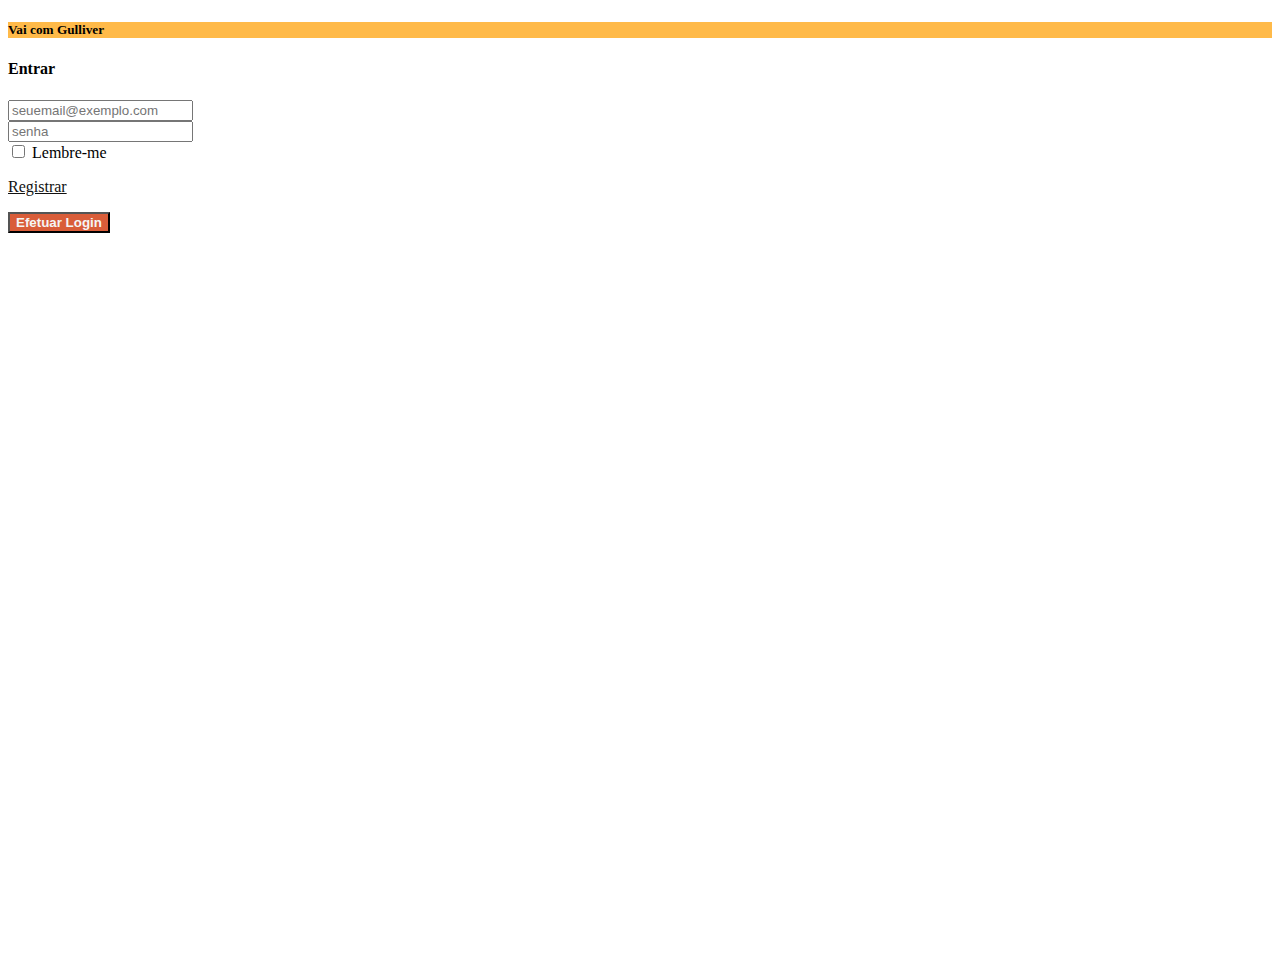
<file: index.html>
<!DOCTYPE html>
<html lang="pt-br">

<head>
  <meta charset="utf-8" />
  <meta name="viewport" content="width=device-width, initial-scale=1, shrink-to-fit=no" />
  <!-- Bootstrap CSS -->
  <link rel="stylesheet" href="https://cdn.jsdelivr.net/npm/bootstrap@4.6.0/dist/css/bootstrap.min.css"
    integrity="sha384-B0vP5xmATw1+K9KRQjQERJvTumQW0nPEzvF6L/Z6nronJ3oUOFUFpCjEUQouq2+l" crossorigin="anonymous" />

  <!-- font awesome  -->
  <link rel="stylesheet" href="https://use.fontawesome.com/releases/v5.7.2/css/all.css"
    integrity="sha384-fnmOCqbTlWIlj8LyTjo7mOUStjsKC4pOpQbqyi7RrhN7udi9RwhKkMHpvLbHG9Sr" crossorigin="anonymous" />

  <!-- Font Google -->
  <link rel="preconnect" href="https://fonts.googleapis.com" />
  <link rel="preconnect" href="https://fonts.gstatic.com" crossorigin />
  <link href="https://fonts.googleapis.com/css2?family=Source+Code+Pro:wght@300;400;500;700&display=swap"
    rel="stylesheet" />

  <!-- CSS -->
  <link rel="stylesheet" href="./css/styles.css" />
  <title>VaiComGulliver</title>
</head>

<body>
  <header class="fixed-top p-4 text-color login-header">
    <h5>Vai com Gulliver <span class="fas fa-paper-plane"></span></h5>
  </header>

  <div class="container-fluid">
    <div class="row d-flex justify-content-center align-items-center m-0" style="height: 100vh">
      <form action="home.html" method="get" id="login" autocomplete="off" class="bg-light border p-3 shadow">
        <div class="form-row">
          <h4 class="title my-3">Entrar</h4>
          <div class="col-12">
            <div class="input-group mb-3">
              <div class="input-group-prepend">
                <span class="input-group-text" id="basic-addon1"><i class="fas fa-user"></i></span>
              </div>
              <input name="username" type="text" value="" class="input form-control" id="username"
                placeholder="seuemail@exemplo.com" aria-label="Username" aria-describedby="basic-addon1" />
            </div>
          </div>
          <div class="col-12">
            <div class="input-group mb-3">
              <div class="input-group-prepend">
                <span class="input-group-text" id="basic-addon1"><i class="fas fa-lock"></i></span>
              </div>
              <input name="password" type="password" value="" class="input form-control" id="password"
                placeholder="senha" required="true" aria-label="password" aria-describedby="basic-addon1" />
              <div class="input-group-append">
                <span class="input-group-text" onclick="togglePasswordVisibility();">
                  <i class="fas fa-eye" id="show_eye"></i>
                  <i class="fas fa-eye-slash d-none" id="hide_eye"></i>
                </span>
              </div>
            </div>
          </div>
          <div class="col-6">
            <div class="form-group form-check text-left">
              <input type="checkbox" name="remember" class="form-check-input" id="remember_me" />
              <label class="form-check-label" for="remember_me">Lembre-me</label>
            </div>
          </div>
          <div class="col-sm-12 pt-3 text-right">
            <p><a href="#" class="text-second-color">Registrar</a></p>
          </div>
          <div class="col-12">
            <button type="submit" class="btn bg-green text-white" onclick="login(event)">
              Efetuar Login <span class="fas fa-paper-plane"></span>
            </button>
          </div>
        </div>
      </form>
    </div>
  </div>

  <script src="./js/showPassword.js"></script>
</body>

</html>
</file>
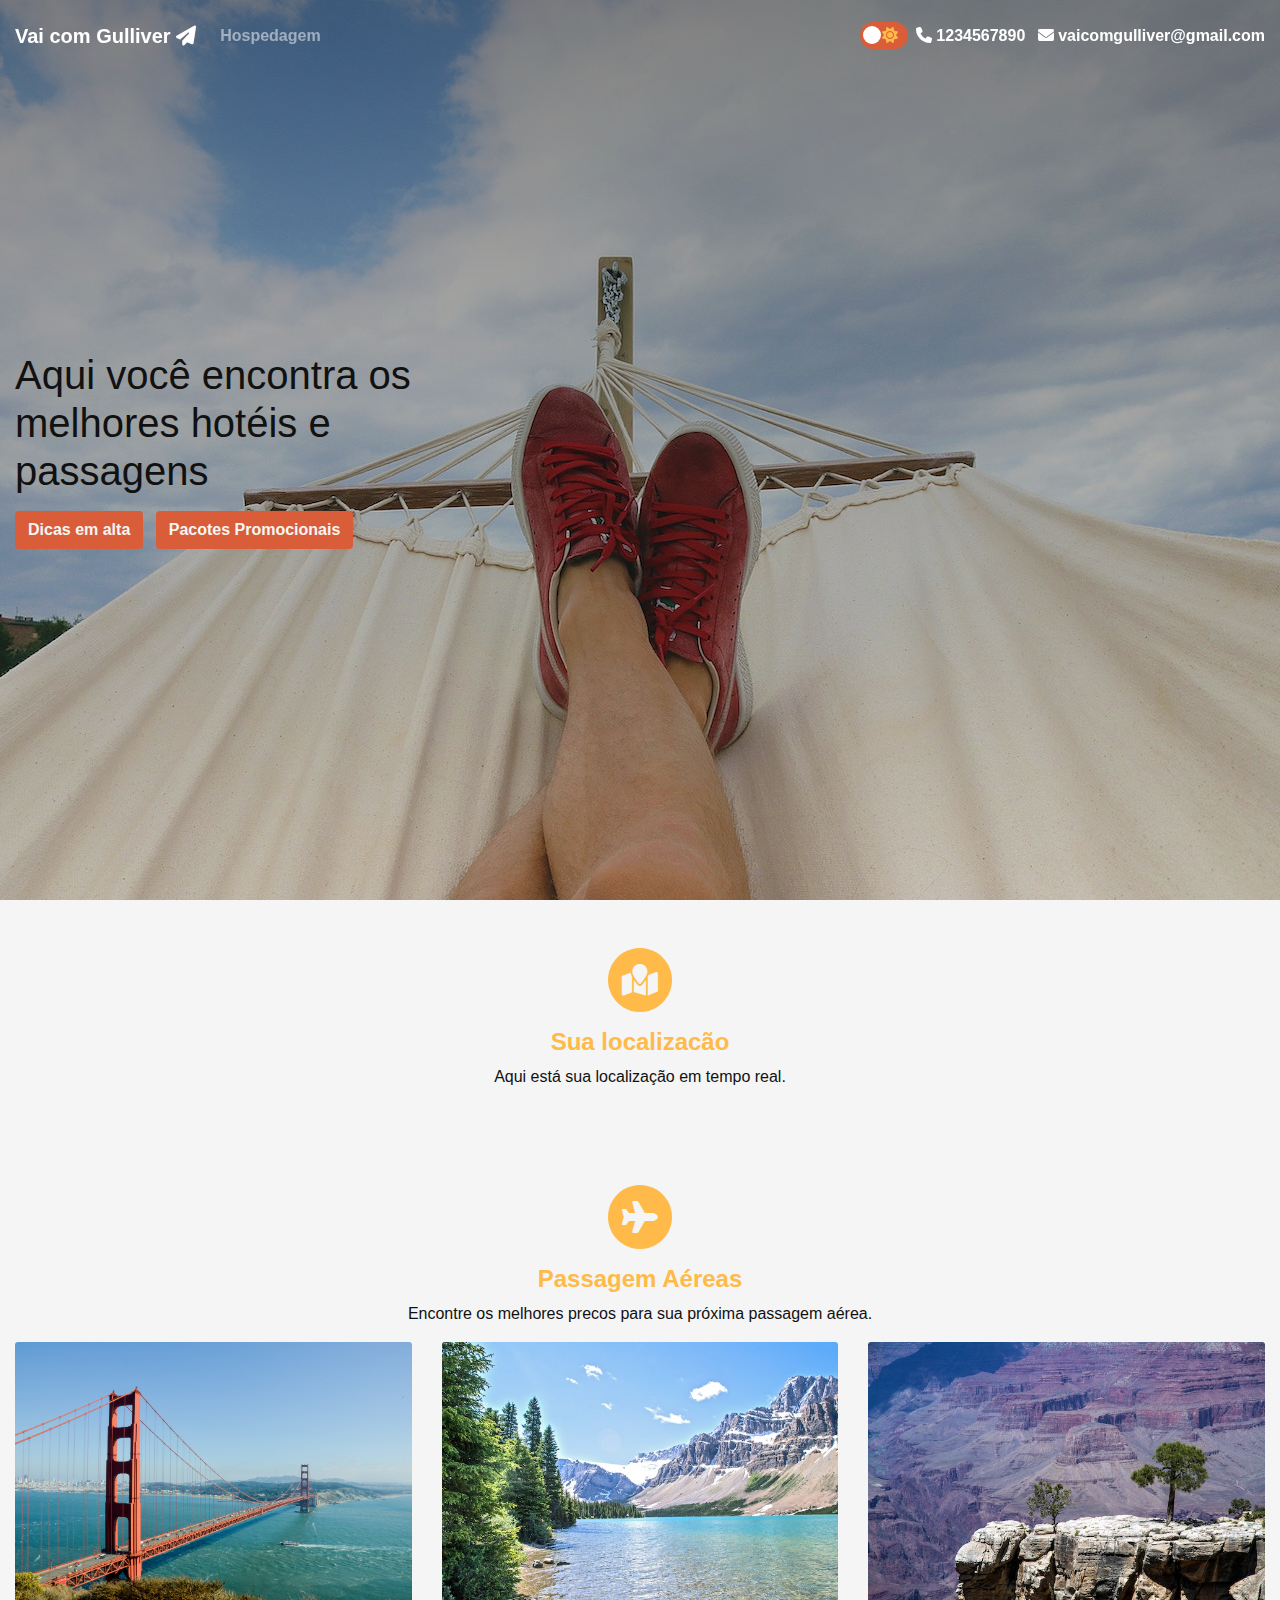
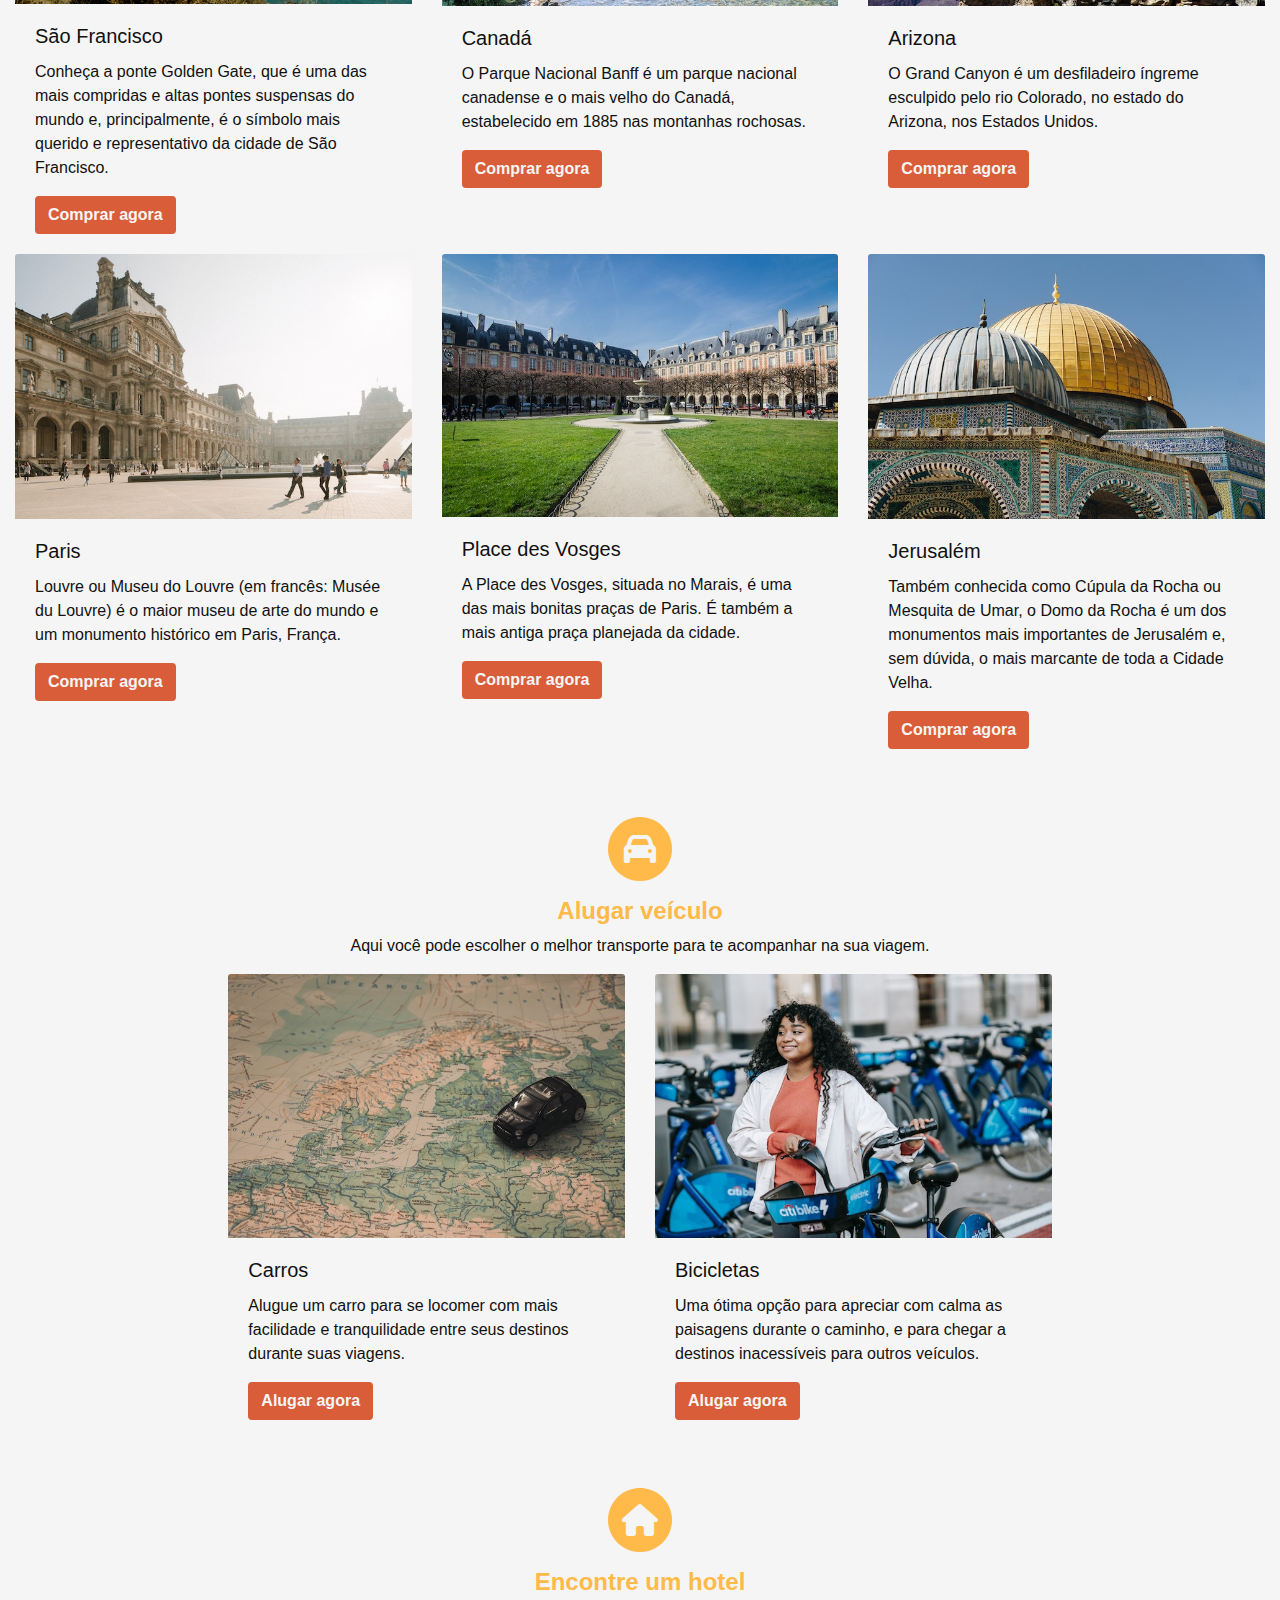
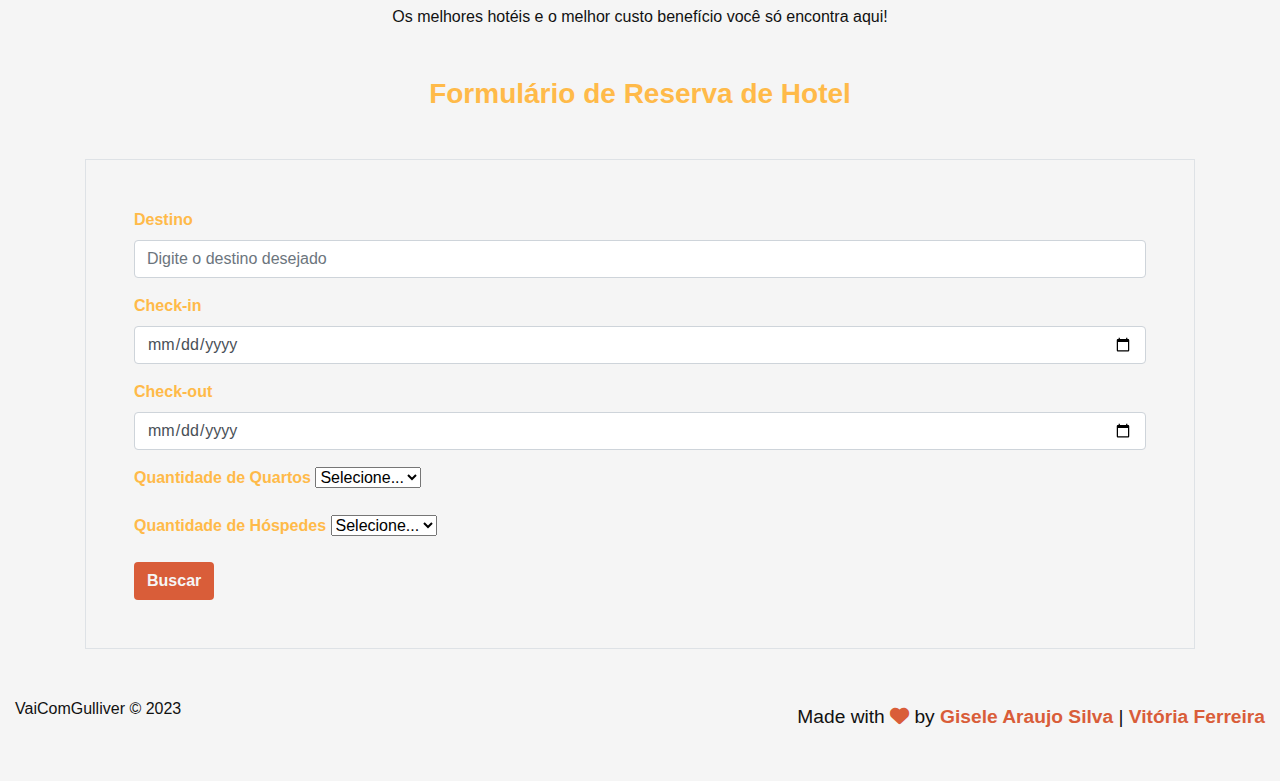
<file: accommodation.html>
<!DOCTYPE html>
<html lang="pt-BR">

<head>
  <meta charset="UTF-8" />
  <meta http-equiv="X-UA-Compatible" content="IE=edge" />
  <meta name="viewport" content="width=device-width, initial-scale=1.0" />

  <!-- font awesome  -->
  <link rel="stylesheet" href="https://cdnjs.cloudflare.com/ajax/libs/font-awesome/6.3.0/css/all.min.css" />

  <!-- Font Google -->
  <link rel="preconnect" href="https://fonts.googleapis.com" />
  <link rel="preconnect" href="https://fonts.gstatic.com" crossorigin />
  <link href="https://fonts.googleapis.com/css2?family=Source+Code+Pro:wght@300;400;500;700&display=swap"
    rel="stylesheet" />

  <!-- Bootstrap CSS -->
  <link rel="stylesheet" href="https://stackpath.bootstrapcdn.com/bootstrap/4.5.2/css/bootstrap.min.css" />

  <!-- CSS -->
  <link rel="stylesheet" href="./css/styles.css" />
  <title>VaiComGulliver <span class="fas fa-paper-plane"></span></title>
</head>

<body data-spy="scroll" data-target="#navbar" data-offset="72" class="position-relative bg-body" onload="loadMap()">
  <div vw class="enabled">
    <div vw-access-button class="active"></div>
    <div vw-plugin-wrapper>
      <div class="vw-plugin-top-wrapper"></div>
    </div>
  </div>
  <header class="fixed-top page-header bg-header">
    <div class="container-fluid container-fluid-max">
      <nav id="navbar" class="navbar navbar-expand-lg navbar-dark">
        <a class="navbar-brand" href="./home.html">Vai com Gulliver <span class="fas fa-paper-plane"></span></a>
        <button class="navbar-toggler" type="button" data-toggle="collapse" data-target="#navbarNav"
          aria-controls="navbarNav" aria-expanded="false" aria-label="Toggle navigation">
          <span class="navbar-toggler-icon"></span>
        </button>
        <div class="collapse navbar-collapse justify-content-lg-between" id="navbarNav">
          <ul class="navbar-nav">
            <li class="nav-item">
              <a class="nav-link" href="#hotel">Hospedagem</a>
            </li>
          </ul>
          <div class="text-white">
            <input type="checkbox" class="checkbox" id="chk" />
            <label class="label d-none d-xl-inline mr-2" for="chk">
              <i class="fas fa-moon"></i>
              <i class="fas fa-sun"></i>
              <div class="ball"></div>
            </label>
            <a href="" class="mr-2">
              <i class="fas fa-phone"></i>
              <div class="d-none d-xl-inline">1234567890</div>
            </a>
            <a href="">
              <i class="fas fa-envelope"></i>
              <div class="d-none d-xl-inline">vaicomgulliver@gmail.com</div>
            </a>
          </div>
        </div>
      </nav>
    </div>
  </header>

  <main>
    <section id="hotel" class="d-flex align-items-center position-relative vh-100 cover hero"
      style="background-image: url(./assets/images/vacation-two.jpg)">
      <div class="container-fluid container-fluid-max">
        <div class="row">
          <div class="col-12 col-md-8 col-lg-6 col-xl-5">
            <h1 class="text-second-color text-mobile">
              Aqui você encontra os melhores hotéis e passagens
            </h1>
            <div class="mt-3">
              <a class="btn bg-second-color text-third-color mr-2 btn-mobile" href="" role="button">Dicas em alta</a>
              <a class="btn bg-second-color text-third-color" href="" role="button">Pacotes Promocionais</a>
            </div>
          </div>
        </div>
      </div>
    </section>

    <section class="container-fluid container-fluid-max mt-5">
      <div class="col-12 text-center">
        <span class="fa-stack fa-2x">
          <i class="fas fa-circle fa-stack-2x text-primary-color"></i>
          <i class="fas fa-map-marked fa-stack-1x text-third-color"></i>
        </span>
        <h3 class="mt-3 text-primary-color h4">Sua localizacão</h3>
        <p class="text-second-color">Aqui está sua localização em tempo real.</p>
      </div>
      <div class="col-12 col-md-auto d-flex justify-content-center align-items-center mt-5" id="map"></div>
    </section>

    <section class="container-fluid container-fluid-max mt-5">
      <div class="col-12 text-center">
        <span class="fa-stack fa-2x">
          <i class="fas fa-circle fa-stack-2x text-primary-color"></i>
          <i class="fas fa-plane fa-stack-1x text-third-color"></i>
        </span>
        <h3 class="mt-3 text-primary-color h4">Passagem Aéreas</h3>
        <p class="text-second-color">Encontre os melhores precos para sua próxima passagem aérea.</p>
      </div>
      <div class="card-deck row d-flex justify-content-center">
        <div class="col-xs-12 col-sm-6 col-md-4" style="width: 18rem">
          <img class="card-img-top" src="./assets/images/ny.jpg" alt="São Francisco " />
          <div class="card-body">
            <h5 class="card-title text-second-color">São Francisco</h5>
            <p class="card-text text-second-color">
              Conheça a ponte Golden Gate, que é uma das mais compridas e altas pontes suspensas do mundo e,
              principalmente, é o símbolo mais querido e representativo da cidade de São Francisco.
            </p>
            <a href="#" class="btn primary-color text-third-color">Comprar agora</a>
          </div>
        </div>

        <div class="col-xs-12 col-sm-6 col-md-4" style="width: 18rem">
          <img class="card-img-top" src="./assets/images/canada.jpg" alt="Canadá " />
          <div class="card-body">
            <h5 class="card-title text-second-color">Canadá</h5>
            <p class="card-text text-second-color">
              O Parque Nacional Banff é um parque nacional canadense e o mais velho do Canadá, estabelecido em 1885 nas
              montanhas rochosas.
            </p>
            <a href="#" class="btn bg-second-color text-third-color">Comprar agora</a>
          </div>
        </div>

        <div class="col-xs-12 col-sm-6 col-md-4" style="width: 18rem">
          <img class="card-img-top" src="./assets/images/chile.jpg" alt="Arizona" />
          <div class="card-body">
            <h5 class="card-title text-second-color">Arizona</h5>
            <p class="card-text text-second-color">
              O Grand Canyon é um desfiladeiro íngreme esculpido pelo rio Colorado, no estado do Arizona, nos Estados
              Unidos.
            </p>
            <a href="#" class="btn bg-second-color text-third-color">Comprar agora</a>
          </div>
        </div>

        <div class="col-xs-12 col-sm-6 col-md-4" style="width: 18rem">
          <img class="card-img-top" src="./assets/images/franca.jpg" alt="Paris" />
          <div class="card-body">
            <h5 class="card-title text-second-color">Paris</h5>
            <p class="card-text text-second-color">
              Louvre ou Museu do Louvre (em francês: Musée du Louvre) é o maior museu de arte do mundo e um monumento
              histórico em Paris, França.
            </p>
            <a href="#" class="btn bg-second-color text-third-color">Comprar agora</a>
          </div>
        </div>

        <div class="col-xs-12 col-sm-6 col-md-4" style="width: 18rem">
          <img class="card-img-top" src="./assets/images/berlim.jpg" alt="Place des Vosges" />
          <div class="card-body">
            <h5 class="card-title text-second-color">Place des Vosges</h5>
            <p class="card-text text-second-color">
              A Place des Vosges, situada no Marais, é uma das mais bonitas praças de Paris. É também a mais antiga
              praça planejada da cidade.
            </p>
            <a href="#" class="btn bg-second-color text-third-color">Comprar agora</a>
          </div>
        </div>

        <div class="col-xs-12 col-sm-6 col-md-4" style="width: 18rem">
          <img class="card-img-top" src="./assets/images/israel.jpg" alt="Place des Vosges" />
          <div class="card-body">
            <h5 class="card-title text-second-color">Jerusalém</h5>
            <p class="card-text text-second-color">
              Também conhecida como Cúpula da Rocha ou Mesquita de Umar, o Domo da Rocha é um dos monumentos mais
              importantes de Jerusalém e, sem dúvida, o mais marcante de toda a Cidade Velha.
            </p>
            <a href="#" class="btn bg-second-color text-third-color">Comprar agora</a>
          </div>
        </div>
    </section>

    <section class="container-fluid container-fluid-max mt-5">
      <div class="col-12 text-center">
        <span class="fa-stack fa-2x">
          <i class="fas fa-circle fa-stack-2x text-primary-color"></i>
          <i class="fas fa-car fa-stack-1x text-third-color"></i>
        </span>
        <h3 class="mt-3 text-primary-color h4">Alugar veículo</h3>
        <p class="text-second-color">Aqui você pode escolher o melhor transporte para te acompanhar na sua viagem.</p>
      </div>

      <div class="card-deck row d-flex justify-content-center">
        <div class="col-xs-12 col-sm-6 col-md-4" style="width: 18rem">
          <img class="card-img-top" src="./assets/images/car.jpg" alt="Imagem da ponte de Nova York" />
          <div class="card-body">
            <h5 class="card-title text-second-color">Carros</h5>
            <p class="card-text text-second-color">
              Alugue um carro para se locomer com mais facilidade e tranquilidade entre seus destinos durante suas
              viagens.
            </p>
            <a href="#" class="btn primary-color text-third-color">Alugar agora</a>
          </div>
        </div>
        <div class="col-xs-12 col-sm-6 col-md-4" style="width: 18rem">
          <img class="card-img-top" src="./assets/images/bike.jpg" alt="Imagem da ponte de Nova York" />
          <div class="card-body">
            <h5 class="card-title text-second-color">Bicicletas</h5>
            <p class="card-text text-second-color">
              Uma ótima opção para apreciar com calma as paisagens durante o caminho, e para chegar a destinos
              inacessíveis para outros veículos.
            </p>
            <a href="#" class="btn primary-color text-third-color">Alugar agora</a>
          </div>
        </div>
      </div>
    </section>

    <section class="container-fluid container-fluid-max mt-5">
      <div class="col-12 text-center">
        <span class="fa-stack fa-2x">
          <i class="fas fa-circle fa-stack-2x text-primary-color"></i>
          <i class="fas fa-home fa-stack-1x text-third-color"></i>
        </span>
        <h3 class="mt-3 text-primary-color h4">Encontre um hotel</h3>
        <p class="text-second-color">
          Os melhores hotéis e o melhor custo benefício você só encontra aqui!
        </p>
      </div>
    </section>

    <div class="container">
      <h3 class="my-5 text-center text-primary-color">Formulário de Reserva de Hotel</h2>
        <form class="border p-5">
          <div class="mb-3">
            <label for="inputDestino" class="form-label text-primary-color">Destino</label>
            <input type="text" class="form-control" id="inputDestino" placeholder="Digite o destino desejado">
          </div>
          <div class="mb-3">
            <label for="inputCheckIn" class="form-label text-primary-color">Check-in</label>
            <input type="date" class="form-control" id="inputCheckIn">
          </div>
          <div class="mb-3">
            <label for="inputCheckOut" class="form-label text-primary-color">Check-out</label>
            <input type="date" class="form-control" id="inputCheckOut">
          </div>
          <div class="mb-3">
            <label for="selectQuartos" class="form-label text-primary-color">Quantidade de Quartos</label>
            <select class="form-select" id="selectQuartos">
              <option selected>Selecione...</option>
              <option value="1">1</option>
              <option value="2">2</option>
              <option value="3">3</option>
              <option value="4">4</option>
            </select>
          </div>
          <div class="mb-3">
            <label for="selectHospedes" class="form-label text-primary-color">Quantidade de Hóspedes</label>
            <select class="form-select" id="selectHospedes">
              <option selected>Selecione...</option>
              <option value="1">1</option>
              <option value="2">2</option>
              <option value="3">3</option>
              <option value="4">4</option>
              <option value="5">5</option>
              <option value="6">6</option>
              <option value="7">7</option>
              <option value="8">8</option>
            </select>
          </div>
          <div class="">
            <button class="btn primary-color text-third-color" type="submit">Buscar</button>
          </div>
        </form>
    </div>

  </main>
  <footer class="py-5 page-footer">
    <div class="container-fluid container-fluid-max">
      <div class="row">
        <div class="col-12 col-md-6 text-second-color footer-child copyright">
          VaiComGulliver © 2023
        </div>
        <div class="col-12 col-md-6 footer-child footer-links">
          <div>
            <small>
              <span class="text-second-color">Made with </span>
              <i class="fas fa-heart core"></i>
              <span class="text-second-color"> by</span>
              <a class="core" href="https://linkedin.com/in/gisele-araujo-silva/" target="_blank">
                Gisele Araujo Silva
              </a>
              <span class="text-second-color">|</span>
              <a class="core" href="https://www.linkedin.com/in/vic-ferreira/" target="_blank">
                Vitória Ferreira
              </a>
            </small>
          </div>
        </div>
      </div>
    </div>
  </footer>

  <script src="https://code.jquery.com/jquery-3.5.1.slim.min.js"
    integrity="sha384-DfXdz2htPH0lsSSs5nCTpuj/zy4C+OGpamoFVy38MVBnE+IbbVYUew+OrCXaRkfj"
    crossorigin="anonymous"></script>
  <script src="https://cdn.jsdelivr.net/npm/popper.js@1.16.1/dist/umd/popper.min.js"
    integrity="sha384-9/reFTGAW83EW2RDu2S0VKaIzap3H66lZH81PoYlFhbGU+6BZp6G7niu735Sk7lN"
    crossorigin="anonymous"></script>
  <script src="https://stackpath.bootstrapcdn.com/bootstrap/4.5.2/js/bootstrap.min.js"
    integrity="sha384-B4gt1jrGC7Jh4AgTPSdUtOBvfO8shuf57BaghqFfPlYxofvL8/KUEfYiJOMMV+rV"
    crossorigin="anonymous"></script>

  <!-- VLibras -->
  <script src="https://vlibras.gov.br/app/vlibras-plugin.js"></script>
  <script>
    new window.VLibras.Widget("https://vlibras.gov.br/app");
  </script>

  <!-- Events JS -->
  <script src="./js/themeToogle.js"></script>
  <script src="./js/scroll.js"></script>
  <script src="./js/map.js"></script>
</body>

</html>
</file>
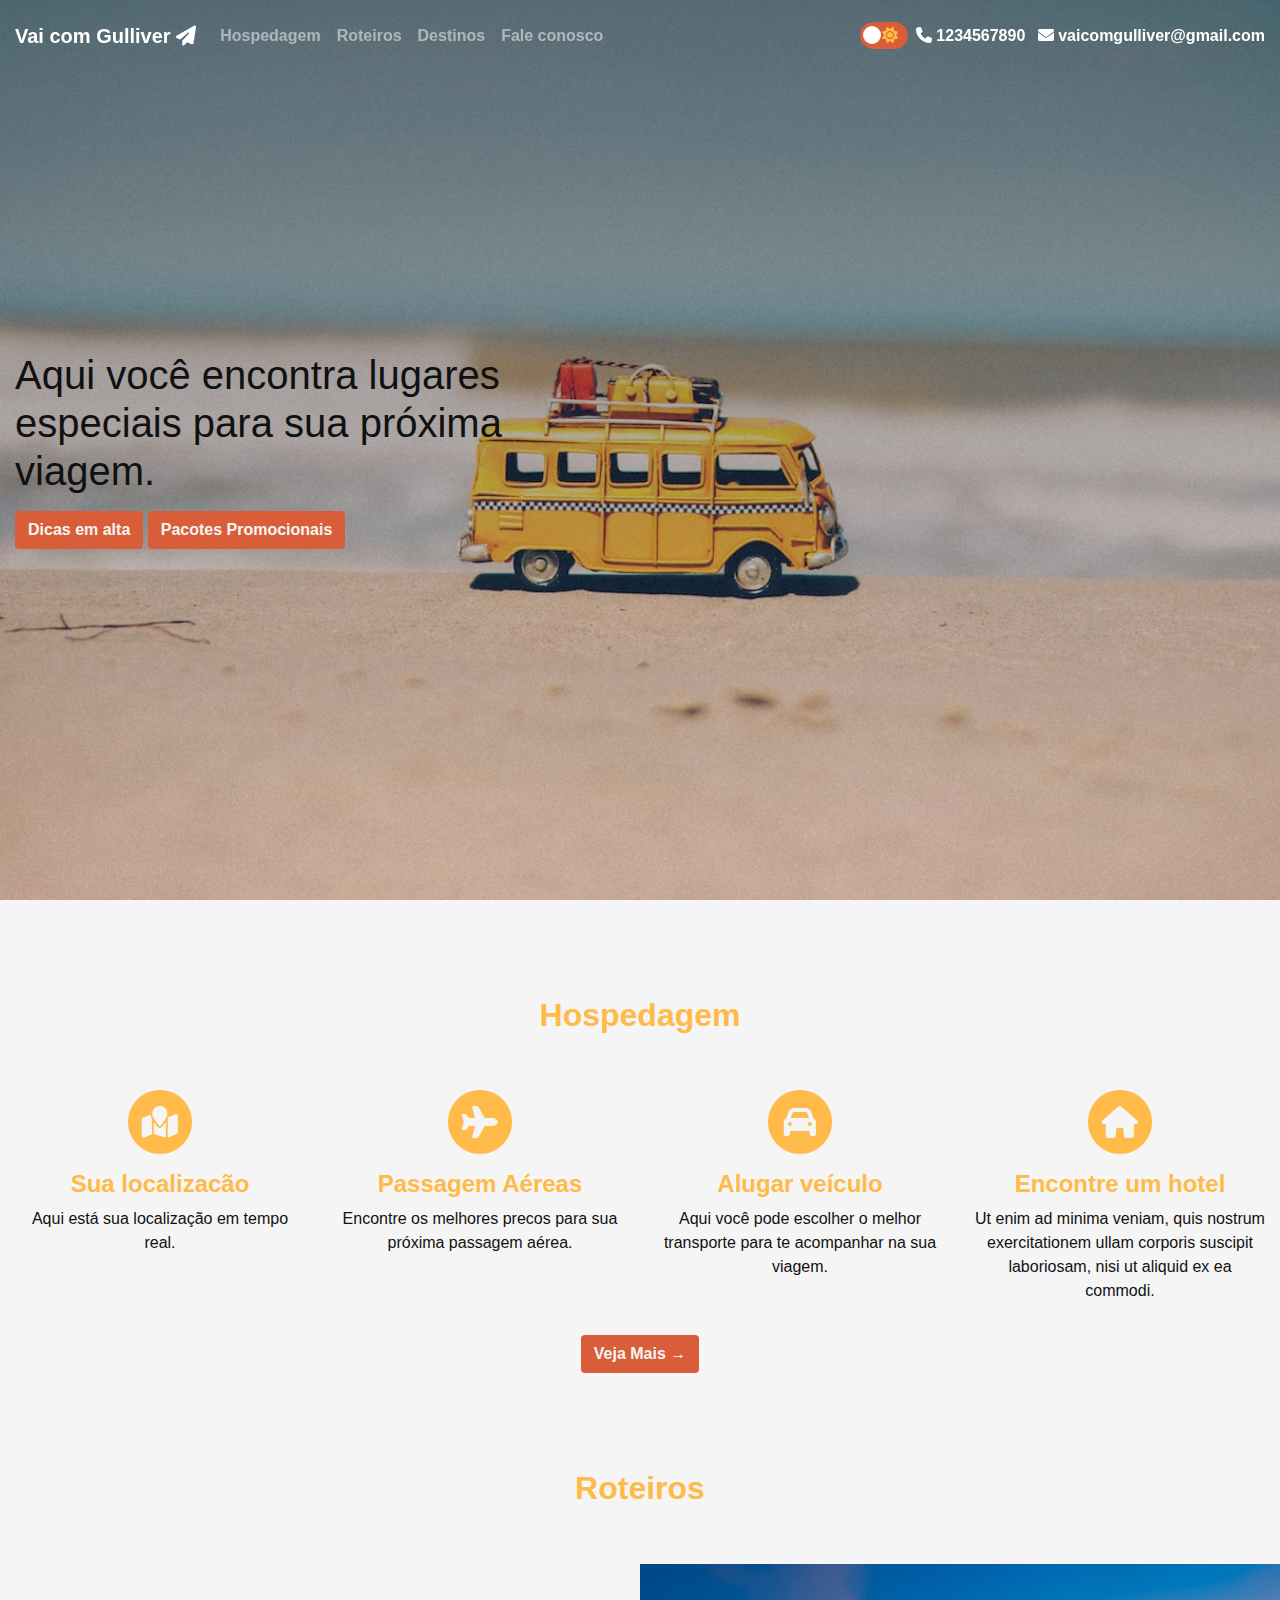
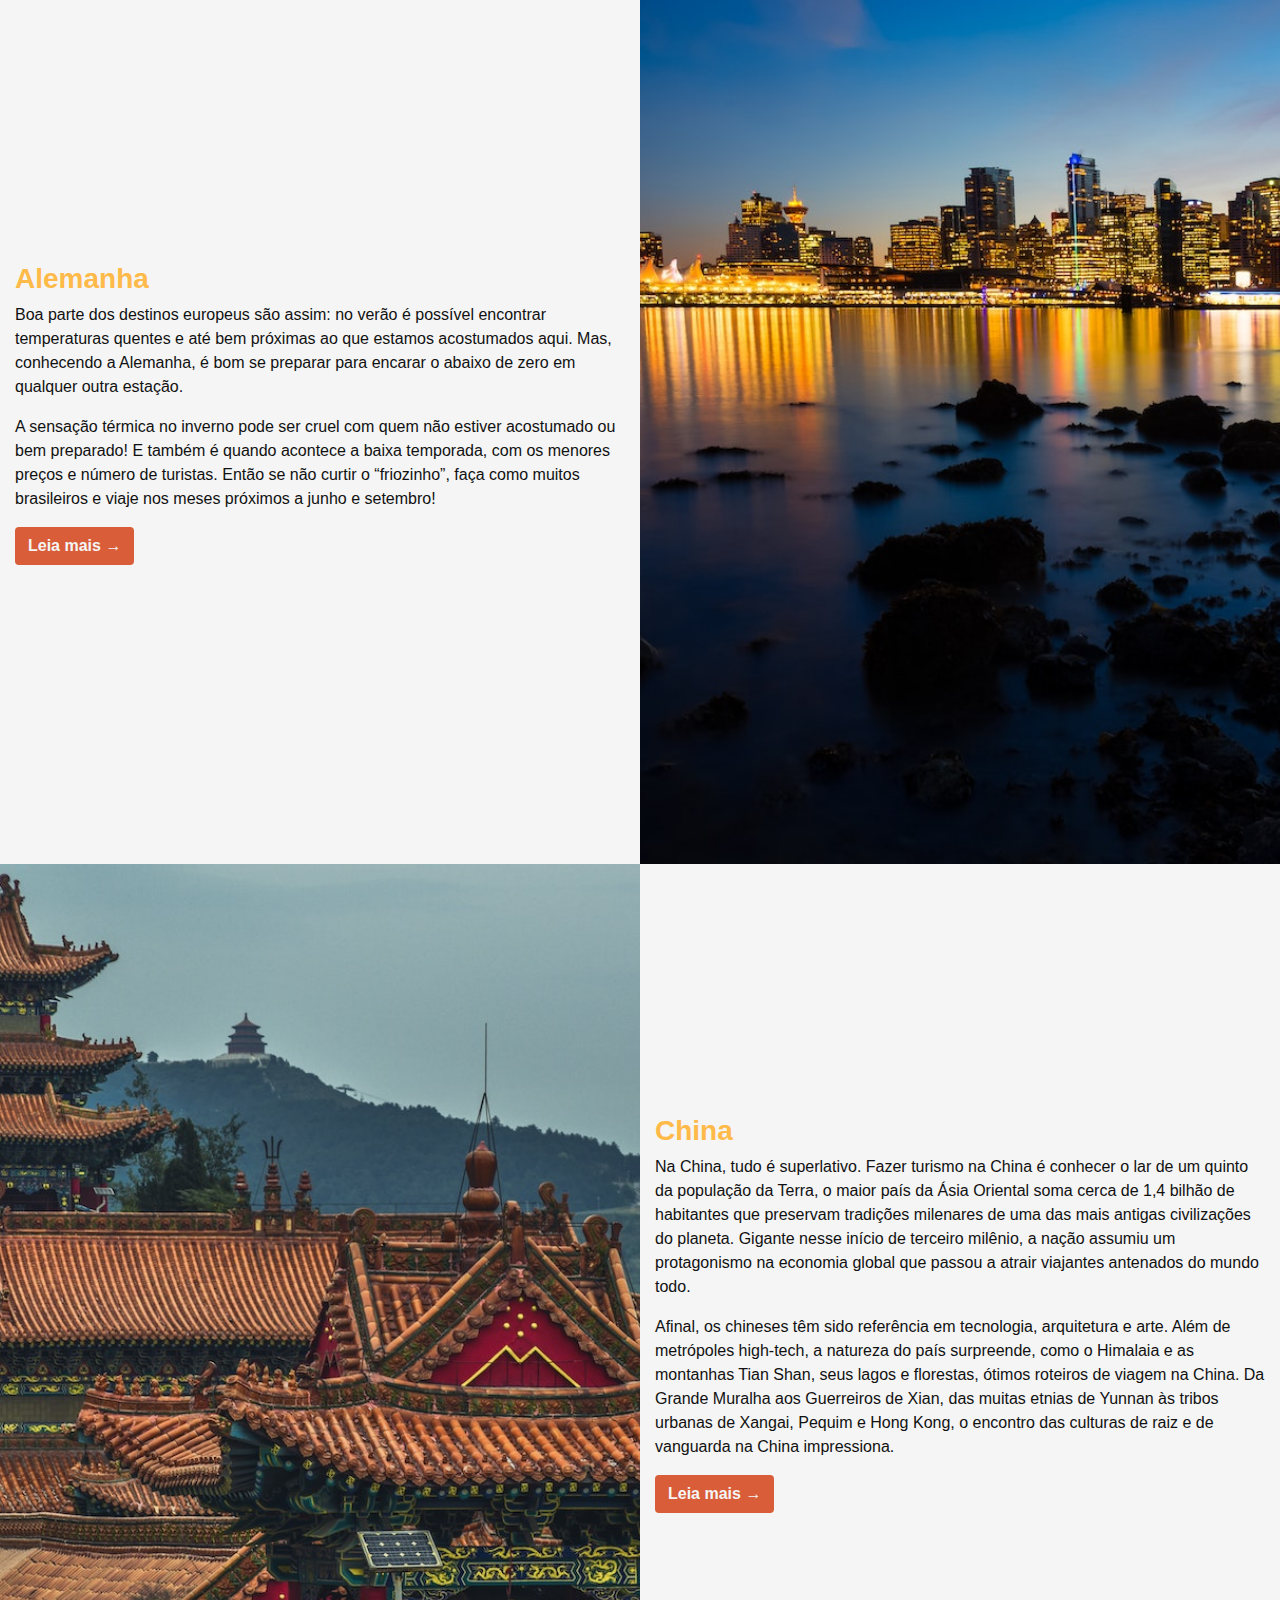
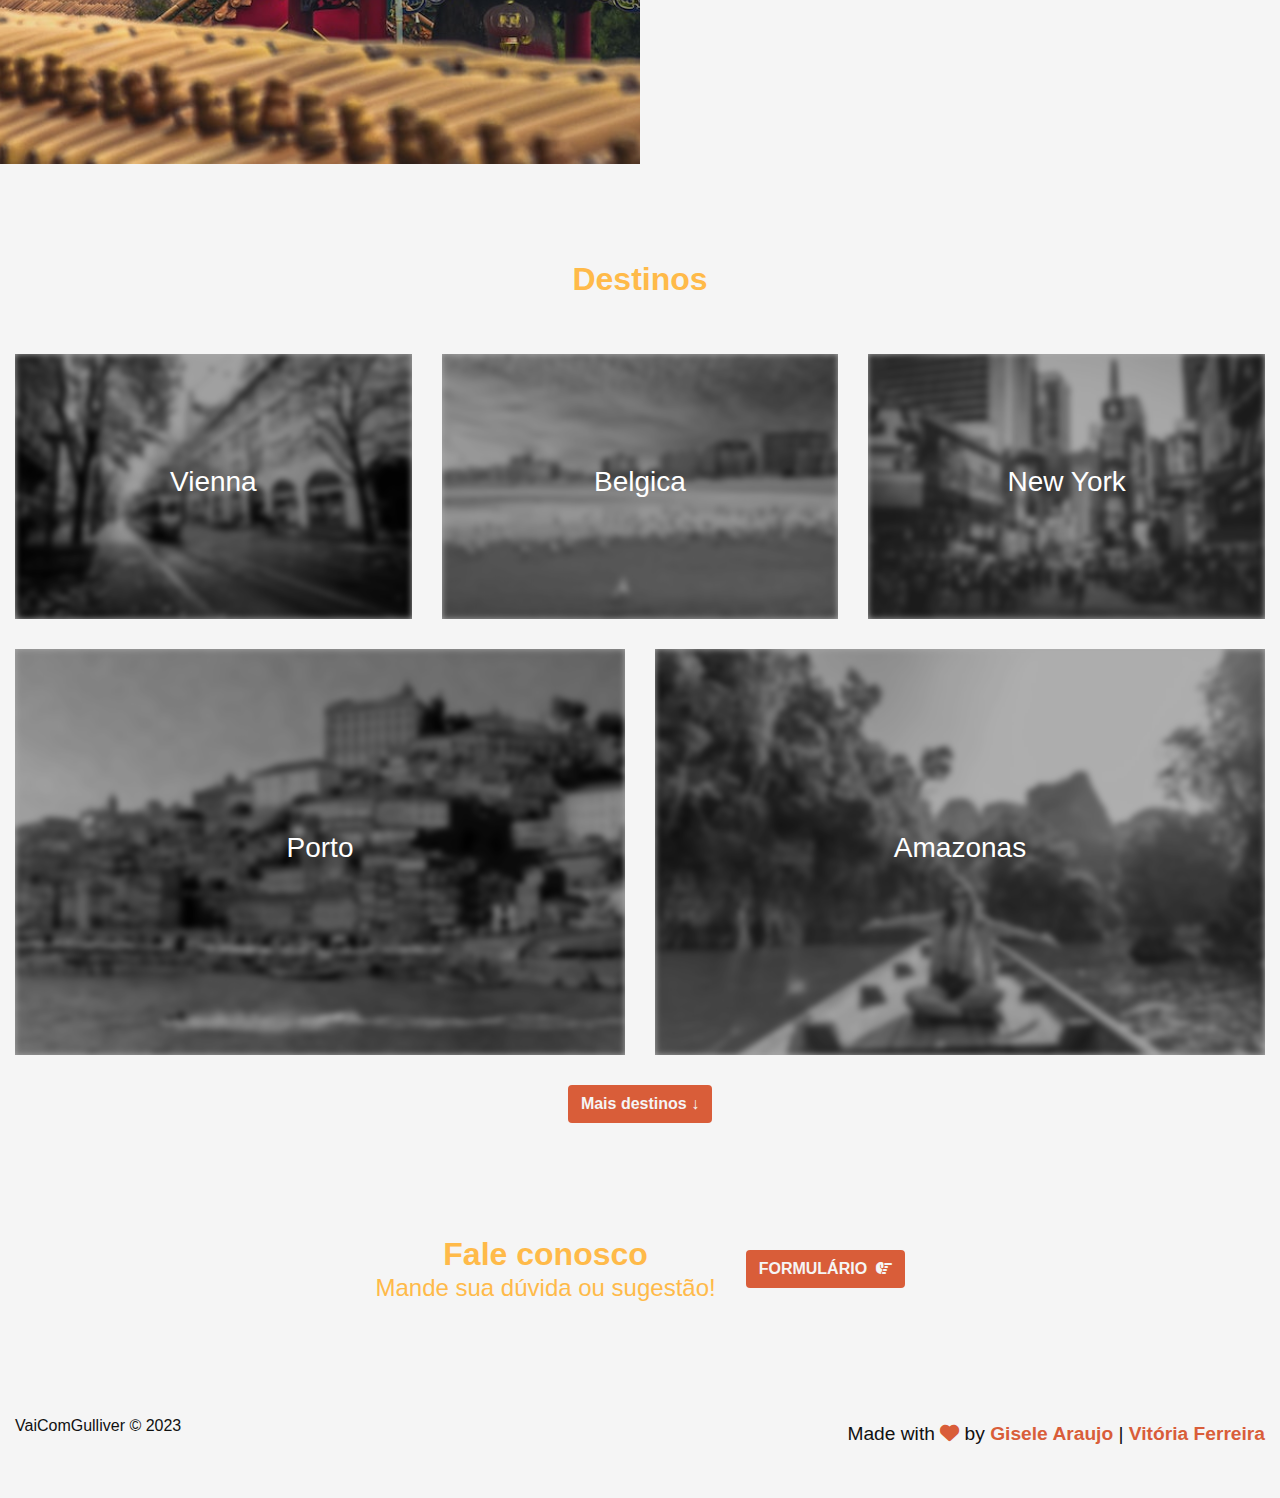
<file: home.html>
<!DOCTYPE html>
<html lang="pt-BR">

<head>
  <meta charset="UTF-8" />
  <meta http-equiv="X-UA-Compatible" content="IE=edge" />
  <meta name="viewport" content="width=device-width, initial-scale=1.0" />

  <!-- font awesome  -->
  <link rel="stylesheet" href="https://cdnjs.cloudflare.com/ajax/libs/font-awesome/6.3.0/css/all.min.css" />

  <!-- Font Google -->
  <link rel="preconnect" href="https://fonts.googleapis.com" />
  <link rel="preconnect" href="https://fonts.gstatic.com" crossorigin />
  <link href="https://fonts.googleapis.com/css2?family=Source+Code+Pro:wght@300;400;500;700&display=swap"
    rel="stylesheet" />

  <!-- Bootstrap CSS -->
  <link rel="stylesheet" href="https://stackpath.bootstrapcdn.com/bootstrap/4.5.2/css/bootstrap.min.css" />

  <!-- CSS -->
  <link rel="stylesheet" href="./css/styles.css" />
  <title>VaiComGulliver</title>
</head>

<body data-spy="scroll" data-target="#navbar" data-offset="72" class="position-relative bg-body" onload="loadMap()">
  <div vw class="enabled">
    <div vw-access-button class="active"></div>
    <div vw-plugin-wrapper>
      <div class="vw-plugin-top-wrapper"></div>
    </div>
  </div>
  <header class="fixed-top page-header bg-header">
    <div class="container-fluid container-fluid-max">
      <nav id="navbar" class="navbar navbar-expand-lg navbar-dark">
        <a class="navbar-brand" href="#home">Vai com Gulliver <span class="fas fa-paper-plane"></span></a>
        <button class="navbar-toggler" type="button" data-toggle="collapse" data-target="#navbarNav"
          aria-controls="navbarNav" aria-expanded="false" aria-label="Toggle navigation">
          <span class="navbar-toggler-icon"></span>
        </button>
        <div class="collapse navbar-collapse justify-content-lg-between" id="navbarNav">
          <ul class="navbar-nav">
            <li class="nav-item">
              <a class="nav-link" href="#hotel">Hospedagem</a>
            </li>
            <li class="nav-item">
              <a class="nav-link" href="#guide">Roteiros</a>
            </li>
            <li class="nav-item">
              <a class="nav-link" href="#destinations">Destinos</a>
            </li>
            <li class="nav-item">
              <a class="nav-link" href="#request-us">Fale conosco</a>
            </li>
          </ul>
          <div class="text-white">
            <input type="checkbox" class="checkbox" id="chk" />
            <label class="label d-none d-xl-inline mr-2" for="chk">
              <i class="fas fa-moon"></i>
              <i class="fas fa-sun"></i>
              <div class="ball"></div>
            </label>
            <a href="" class="mr-2">
              <i class="fas fa-phone"></i>
              <div class="d-none d-xl-inline">1234567890</div>
            </a>
            <a href="">
              <i class="fas fa-envelope"></i>
              <div class="d-none d-xl-inline">vaicomgulliver@gmail.com</div>
            </a>
          </div>
        </div>
      </nav>
    </div>
  </header>

  <main>
    <section id="home" class="d-flex align-items-center position-relative vh-100 cover hero"
      style="background-image: url(./assets/images/vacation.jpg)">
      <div class="container-fluid container-fluid-max">
        <div class="row">
          <div class="col-12 col-md-8 col-lg-6 col-xl-5">
            <h1 class="text-second-color text-mobile">
              Aqui você encontra lugares especiais para sua próxima viagem.
            </h1>
            <div class="mt-3">
              <a class="btn primary-color text-third-color btn-mobile" href="" role="button">Dicas em alta</a>
              <a class="btn primary-color text-third-color" href="" role="button">Pacotes Promocionais</a>
            </div>
          </div>
        </div>
      </div>
    </section>

    <section id="hotel" class="process">
      <div class="container-fluid container-fluid-max">
        <div class="row text-center py-5">
          <div class="col-12 p-5">
            <h2 class="text-primary-color">Hospedagem</h2>
          </div>
          <div class="col-12 col-sm-6 col-lg-3">
            <span class="fa-stack fa-2x">
              <i class="fas fa-circle fa-stack-2x text-primary-color"></i>
              <i class="fas fa-map-marked fa-stack-1x text-third-color"></i>
            </span>
            <h3 class="mt-3 text-primary-color h4">Sua localizacão</h3>
            <p class="text-second-color">Aqui está sua localização em tempo real.</p>
          </div>
          <div class="col-12 col-sm-6 col-lg-3">
            <span class="fa-stack fa-2x">
              <i class="fas fa-circle fa-stack-2x text-primary-color"></i>
              <i class="fas fa-plane fa-stack-1x text-third-color"></i>
            </span>
            <h3 class="mt-3 text-primary-color h4">Passagem Aéreas</h3>
            <p class="text-second-color">
              Encontre os melhores precos para sua próxima passagem aérea.
            </p>
          </div>
          <div class="col-12 col-sm-6 col-lg-3">
            <span class="fa-stack fa-2x">
              <i class="fas fa-circle fa-stack-2x text-primary-color"></i>
              <i class="fas fa-car fa-stack-1x text-third-color"></i>
            </span>
            <h3 class="mt-3 text-primary-color h4">Alugar veículo</h3>
            <p class="text-second-color">
              Aqui você pode escolher o melhor transporte para te acompanhar
              na sua viagem.
            </p>
          </div>
          <div class="col-12 col-sm-6 col-lg-3">
            <span class="fa-stack fa-2x">
              <i class="fas fa-circle fa-stack-2x text-primary-color"></i>
              <i class="fas fa-home fa-stack-1x text-third-color"></i>
            </span>
            <h3 class="mt-3 text-primary-color h4">Encontre um hotel</h3>
            <p class="text-second-color">
              Ut enim ad minima veniam, quis nostrum exercitationem ullam
              corporis suscipit laboriosam, nisi ut aliquid ex ea commodi.
            </p>
          </div>
          <div class="col-12 pt-3">
            <a class="btn primary-color text-third-color" href="./accommodation.html" role="button">
              Veja Mais →
            </a>
          </div>
        </div>
      </div>
    </section>

    <section id="guide" class="featured-destinations bg-lightblue">
      <div class="row no-gutters">
        <div class="col-12">
          <h2 class="p-5 text-center text-primary-color">Roteiros</h2>
        </div>
        <div class="col-12 col-md-6 d-flex align-items-center order-1 order-md-0">
          <div class="p-15">
            <h3 class="text-primary-color">Alemanha</h3>
            <p class="text-second-color">
              Boa parte dos destinos europeus são assim: no verão é possível
              encontrar temperaturas quentes e até bem próximas ao que estamos
              acostumados aqui. Mas, conhecendo a Alemanha, é bom se preparar
              para encarar o abaixo de zero em qualquer outra estação.
            </p>
            <p class="text-second-color">
              A sensação térmica no inverno pode ser cruel com quem não
              estiver acostumado ou bem preparado! E também é quando acontece
              a baixa temporada, com os menores preços e número de turistas.
              Então se não curtir o “friozinho”, faça como muitos brasileiros
              e viaje nos meses próximos a junho e setembro!
            </p>
            <a class="btn primary-color text-third-color" href="" role="button">Leia mais →</a>
          </div>
        </div>
        <div class="col-12 col-md-6 order-0 order-md-1">
          <div class="vh-100 cover" style="background-image: url(./assets/images/alemanha.jpg)"></div>
        </div>
        <div class="col-12 col-md-6 order-2">
          <div class="vh-100 cover" style="background-image: url(./assets/images/china.jpg)"></div>
        </div>
        <div class="col-12 col-md-6 d-flex align-items-center order-3">
          <div class="p-15">
            <h3 class="text-primary-color">China</h3>
            <p class="text-second-color">
              Na China, tudo é superlativo. Fazer turismo na China é conhecer
              o lar de um quinto da população da Terra, o maior país da Ásia
              Oriental soma cerca de 1,4 bilhão de habitantes que preservam
              tradições milenares de uma das mais antigas civilizações do
              planeta. Gigante nesse início de terceiro milênio, a nação
              assumiu um protagonismo na economia global que passou a atrair
              viajantes antenados do mundo todo.
            </p>
            <p class="text-second-color">
              Afinal, os chineses têm sido referência em tecnologia,
              arquitetura e arte. Além de metrópoles high-tech, a natureza do
              país surpreende, como o Himalaia e as montanhas Tian Shan, seus
              lagos e florestas, ótimos roteiros de viagem na China. Da Grande
              Muralha aos Guerreiros de Xian, das muitas etnias de Yunnan às
              tribos urbanas de Xangai, Pequim e Hong Kong, o encontro das
              culturas de raiz e de vanguarda na China impressiona.
            </p>
            <button class="btn primary-color text-third-color" href="#" role="button">
              Leia mais →
            </button>
          </div>
        </div>
      </div>
    </section>

    <section id="destinations" class="popular-destinations py-5">
      <div class="container-fluid container-fluid-max">
        <div class="row">
          <div class="col-12">
            <h2 class="p-5 text-center text-primary-color">Destinos</h2>
          </div>
          <div class="col-12 col-sm-6 col-md-4">
            <a href="" class="text-white">
              <figure class="position-relative overflow-hidden">
                <img class="img-fluid" src="assets/images/vienna.jpg" alt="Vienna" />
                <figcaption class="d-flex align-items-center justify-content-center position-absolute">
                  <h3>Vienna</h3>
                </figcaption>
              </figure>
            </a>
          </div>
          <div class="col-12 col-sm-6 col-md-4">
            <a href="" class="text-white">
              <figure class="position-relative overflow-hidden">
                <img class="img-fluid" src="assets/images/belgica.jpg" alt="Belgica" />
                <figcaption class="d-flex align-items-center justify-content-center position-absolute">
                  <h3>Belgica</h3>
                </figcaption>
              </figure>
            </a>
          </div>
          <div class="col-12 col-sm-6 col-md-4">
            <a href="" class="text-white">
              <figure class="position-relative overflow-hidden">
                <img class="img-fluid" src="./assets/images/new-york.jpg" alt="New York" />
                <figcaption class="d-flex align-items-center justify-content-center position-absolute">
                  <h3>New York</h3>
                </figcaption>
              </figure>
            </a>
          </div>
          <div class="col-12 col-sm-6">
            <a href="" class="text-white">
              <figure class="position-relative overflow-hidden">
                <img class="img-fluid" src="./assets/images/porto.jpg" alt="Porto" />
                <figcaption class="d-flex align-items-center justify-content-center position-absolute">
                  <h3>Porto</h3>
                </figcaption>
              </figure>
            </a>
          </div>
          <div class="col-12 col-md-6">
            <a href="" class="text-white">
              <figure class="position-relative overflow-hidden">
                <img class="img-fluid" src="./assets/images/amazonas.jpg" alt="Amazonas" />
                <figcaption class="d-flex align-items-center justify-content-center position-absolute">
                  <h3>Amazonas</h3>
                </figcaption>
              </figure>
            </a>
          </div>
        </div>
        <div class="row">
          <div class="col text-center">
            <button class="btn primary-color text-third-color" href="" role="button">
              Mais destinos ↓
            </button>
          </div>
        </div>
      </div>
    </section>

    <section id="request-us" class="py-5 request-quote bg-lightblue">
      <div class="container-fluid container-fluid-max">
        <div class="row justify-content-center">
          <div class="col-12 col-md-auto py-3 text-center">
            <h2 class="mb-0 text-primary-color">Fale conosco</h2>
            <p class="mb-0 h4 text-primary-color font-weight-normal">
              Mande sua dúvida ou sugestão!
            </p>
          </div>
          <div class="col-12 col-md-auto d-flex justify-content-center align-items-center">
            <button class="btn primary-color text-third-color font-weight-bold" href="" role="button">
              FORMULÁRIO
              <i class="ml-1 fas fa-hand-point-right"></i>
            </button>
          </div>
        </div>
      </div>
    </section>
  </main>
  <footer class="py-5 page-footer">
    <div class="container-fluid container-fluid-max">
      <div class="row">
        <div class="col-12 col-md-6 text-second-color footer-child copyright">
          VaiComGulliver © 2023
        </div>
        <div class="col-12 col-md-6 footer-child footer-links">
          <div>
            <small><span class="text-second-color">Made with </span><i class="fas fa-heart core"></i><span
                class="text-second-color"> by</span>
              <a class="core" href="https://linkedin.com/in/gisele-araujo-silva/" target="_blank">
                Gisele Araujo
              </a>
              <span class="text-second-color">|</span>
              <a class="core" href="https://www.linkedin.com/in/vic-ferreira/" target="_blank">
                Vitória Ferreira
              </a>
            </small>
          </div>
        </div>
      </div>
    </div>
  </footer>

  <script src="https://code.jquery.com/jquery-3.5.1.slim.min.js"
    integrity="sha384-DfXdz2htPH0lsSSs5nCTpuj/zy4C+OGpamoFVy38MVBnE+IbbVYUew+OrCXaRkfj"
    crossorigin="anonymous"></script>
  <script src="https://cdn.jsdelivr.net/npm/popper.js@1.16.1/dist/umd/popper.min.js"
    integrity="sha384-9/reFTGAW83EW2RDu2S0VKaIzap3H66lZH81PoYlFhbGU+6BZp6G7niu735Sk7lN"
    crossorigin="anonymous"></script>
  <script src="https://stackpath.bootstrapcdn.com/bootstrap/4.5.2/js/bootstrap.min.js"
    integrity="sha384-B4gt1jrGC7Jh4AgTPSdUtOBvfO8shuf57BaghqFfPlYxofvL8/KUEfYiJOMMV+rV"
    crossorigin="anonymous"></script>

  <!-- VLibras -->
  <script src="https://vlibras.gov.br/app/vlibras-plugin.js"></script>
  <script>
    new window.VLibras.Widget("https://vlibras.gov.br/app");
  </script>

  <!-- Events JS -->
  <script src="./js/themeToogle.js"></script>
  <script src="./js/scroll.js"></script>
  <script src="./js/map.js"></script>
</body>

</html>
</file>
<file: css/styles.css>
:root {
  --primary: #FFBA49;
  --secondy: #F5F5F5;
  --thirdy: #d95d39;
  --fourth: #111111; 
  --sixth:  #FFBA49; 
}

.dark:root {
  --primary: #272525;
  --secondy: #474747;   
  --thirdy: #e6b31a;
  --fourth: #F5F5F5;
  --sixth: #F5F5F5; 
}

a,
a:hover {
  color: inherit;
}

a:hover {
  text-decoration: none;
}

.bg-body {
  background: var(--secondy);
}

.primary-color {
  background: var(--primary);
}

.text-primary-color {
  color: var(--sixth);
  font-weight: bold;
}

.text-second-color {
  color: var(--fourth);  
}

.text-third-color {
  color: var(--secondy);
}

.container-fluid-max {
  max-width: 1440px;
}

.cover {
  background: no-repeat center/cover;
}

.p-15 {
  padding: 15px;
}

.btn {
  background: var(--thirdy);
  color: var(--secondy);
  font-weight: bold;
}

.btn:hover {
  background: var(--thirdy);
  color: var(--secondy);
}

/* SCROLL ANIMATIONS
–––––––––––––––––––––––––––––––––––––––––––––––––– */
.scroll .page-header {
  background: var(--primary);
}

.scroll .hero {
  transform: scale(0.98);
}

/* HEADER
–––––––––––––––––––––––––––––––––––––––––––––––––– */
.login-header {
  background: var(--primary);
}

.bg-header {
  color: var(--fourth);
  font-weight: bold;

}

.page-header {
  transition: background 0.5s ease-in-out;  
}

.page-header .navbar {
  padding: 1rem 0;
}

.page-header .navbar-toggler {
  border-color: var(--white);
}

/* THEME
–––––––––––––––––––––––––––––––––––––––––––––––––– */
.checkbox {
  opacity: 0;
  position: absolute;
}

.label {
  background-color: var(--thirdy);
  border-radius: 50px;
  cursor: pointer;
  padding: 5px;
  position: relative;
}

.label .ball {
  background-color: #fff;
  border-radius: 50%;
  position: absolute;
  top: 4px;
  left: -2px;
  height: 18px;
  width: 18px;
  transform: translateX(5px);
  transition: transform 0.2s linear;
}

.checkbox:checked + .label .ball {
  transform: translateX(24px);
}

.fa-moon {
  color: #474747;
}

.fa-sun {
  color: #FFBA49;
  padding-left: 1px;
}

/* BANNER SECTION
–––––––––––––––––––––––––––––––––––––––––––––––––– */
.hero {
  background-attachment: fixed;
  transition: transform 0.5s ease-in-out;
}

.hero::after {
  content: "";
  position: absolute;
  top: 0;
  right: 0;
  bottom: 0;
  left: 0;
  background: linear-gradient(
    rgba(0, 0, 0, 0.5) 0,
    rgba(0, 0, 0, 0.3) 50%,
    rgba(0, 0, 0, 0.1) 100%
  );
}

.hero .container-fluid {
  z-index: 10;
}

/* DESTINATIONS SECTION
–––––––––––––––––––––––––––––––––––––––––––––––––– */
.popular-destinations figure {
  margin-bottom: 30px;
}

.popular-destinations figcaption {
  top: 0;
  right: 0;
  bottom: 0;
  left: 0;
  background: rgba(0, 0, 0, 0.3);
}

.popular-destinations img {
  filter: grayscale(100%) blur(3px);
  transition: transform 0.5s, filter 0.75s;
}

.popular-destinations a:hover img {
  transform: scale(1.25);
  filter: none;
}

/* PAGE FOOTER
–––––––––––––––––––––––––––––––––––––––––––––––––– */
.page-footer .footer-links {
  text-align: right;
  font-size: 1.5rem;
}

.core {
  color: var(--thirdy);
  font-weight: bold;
}

/* MEDIA QUERIES
–––––––––––––––––––––––––––––––––––––––––––––––––– */
/* MEDIUM SCREENS */
@media screen and (max-width: 991px) {
  .btn-mobile {
    margin-bottom: 0;
  }

  .page-header {
    background: var(--primary);
  }
}

/* SMALL SCREENS */
@media screen and (max-width: 767px) {
  .hero::after {
    content: "";
    position: absolute;
    top: 0;
    right: 0;
    bottom: 0;
    left: 0;
    background: linear-gradient(
      rgba(0, 0, 0, 0.85) 0,
      rgba(0, 0, 0, 0.472) 50%,
      rgba(0, 0, 0, 0.508) 100%
    );
  }

  .text-mobile {
    color: #FFFFFF;  
  }

  .page-footer .footer-child {
    text-align: center;
  }
}

@media screen and (max-width: 360px) {
  .btn-mobile {
    margin-bottom: 0.5rem;
  }

}
</file>
